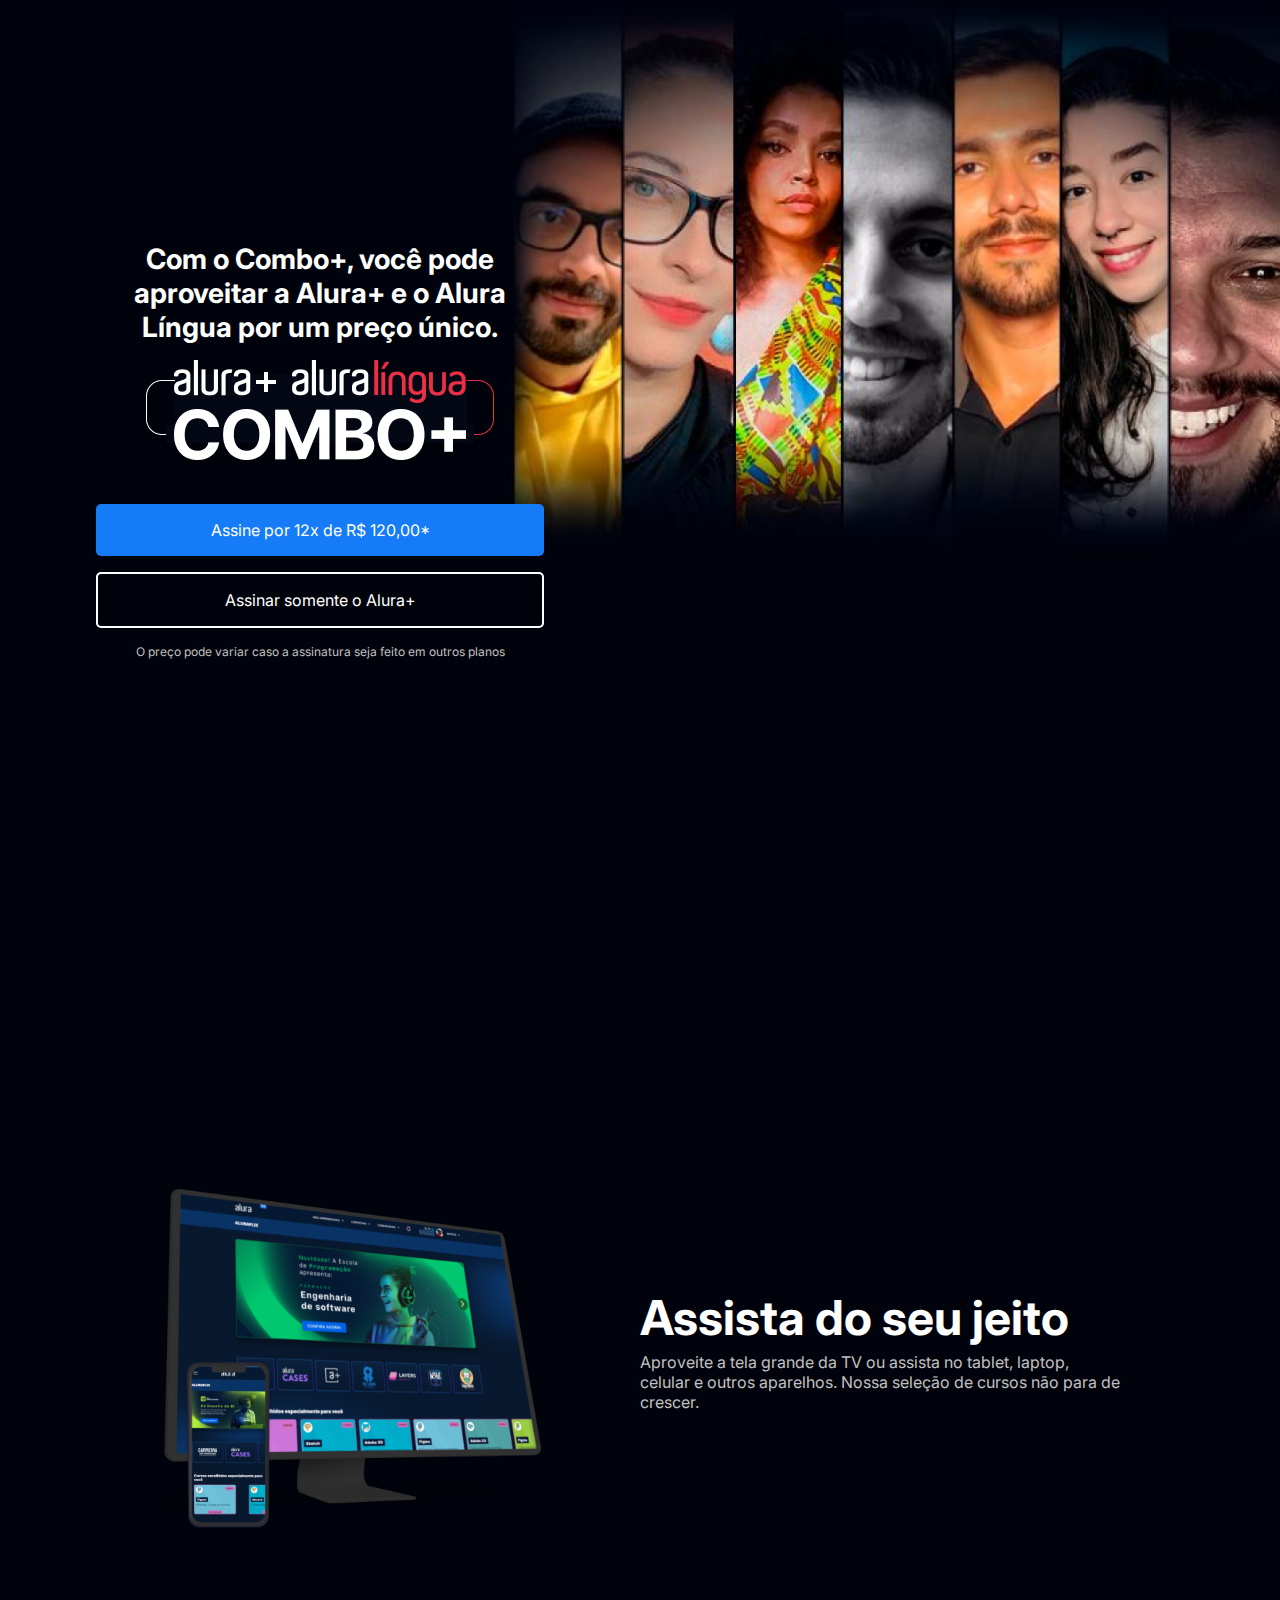
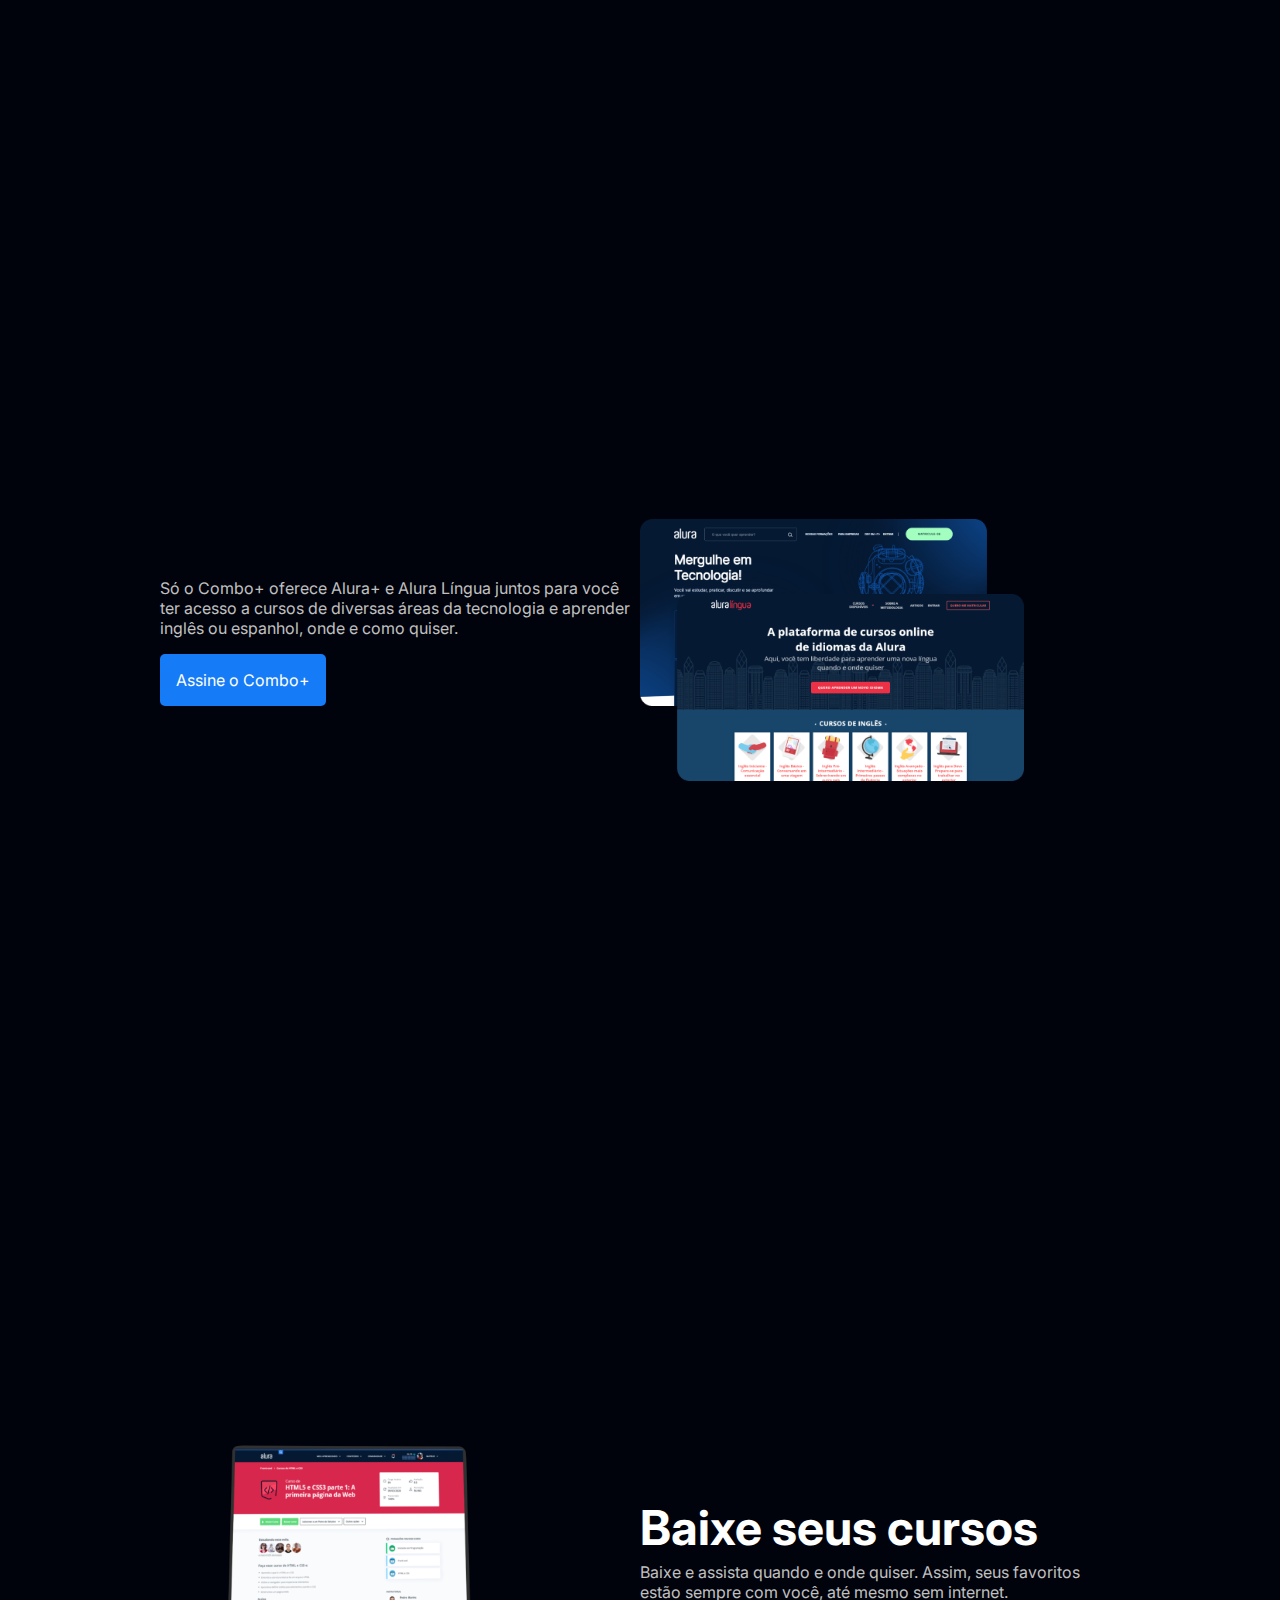
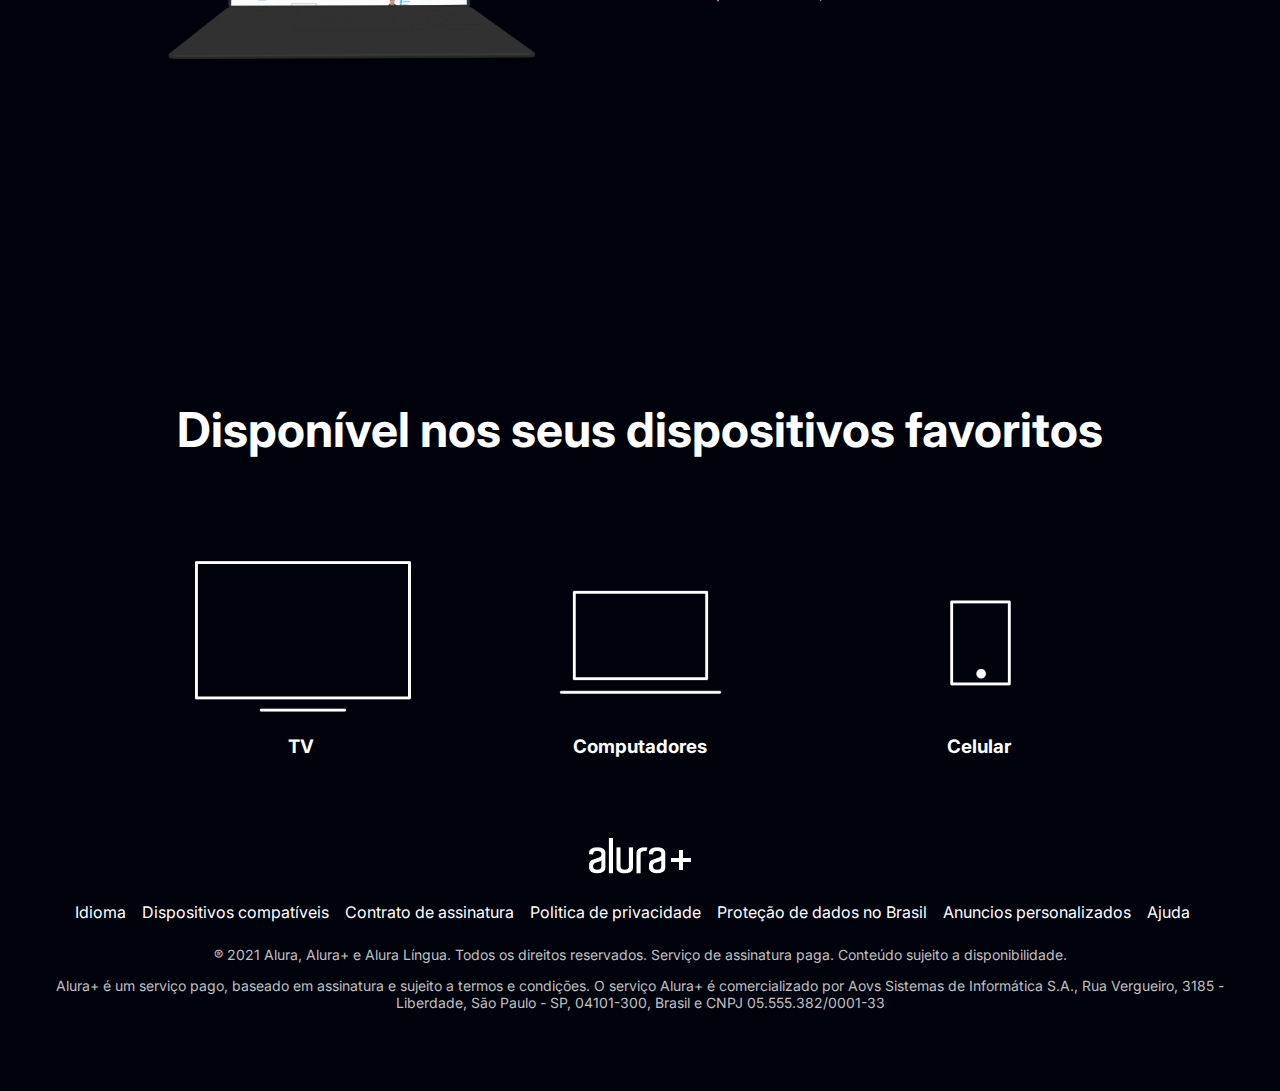
<file: AluraPlus/index.html>
<!DOCTYPE html>
<html>

<head>
    <title>Alura Plus</title>
    <meta charset="UTF-8">
    <meta name="viewport" content="width-device-width, initial-scale=1">
    <link rel="stylesheet" href="style.css">
    <link rel="preconnect" href="https://fonts.googleapis.com">
    <link rel="preconnect" href="https://fonts.gstatic.com" crossorigin>
    <link href="https://fonts.googleapis.com/css2?family=Inter:wght@400;700&family=Montserrat:wght@100&display=swap"
        rel="stylesheet">
</head>

<body>
    <section class="container principal">
        <div class="container__caixa">
            <h1 class="container__titulo">Com o Combo+, você pode aproveitar a Alura+ e o Alura Língua por um preço
                único.</h1>
            <img src="Combo.png" alt="O Combo+ é a junção do alura+ e o alura língua" class="container__imagem">
            <a href="https://cursos.alura.com.br/compra/pro/" class="container__botao">Assine por 12x de R$ 120,00*</a>
            <a href="https://cursos.alura.com.br/compra/plus/" class="container__botao botao_secundario">Assinar somente o Alura+</a>
            <p class="container__aviso">O preço pode variar caso a assinatura seja feito em outros planos</p>
        </div>
    </section>

    <section class="container secundario">
        <img src="Plataformas.png" Alt="Um monito e um celular com o Alura plus aberto" class="secundario__imagem">
        <div container__descricao>
            <h2 class="descricao__titulo">Assista do seu jeito</h2>
            <p class="descricao__texto">Aproveite a tela grande da TV ou assista no tablet, laptop, celular e outros
                aparelhos. Nossa seleção de cursos não para de crescer.</p>
        </div>
    </section>

    <section class="container secundario">
        <div class="conatiner__descricao">
            <p class="descricao__texto">Só o Combo+ oferece Alura+ e Alura Língua juntos para você ter acesso a
                cursos de diversas áreas da tecnologia e aprender inglês ou espanhol, onde e como quiser.</p>
            <a href="https://www.alura.com.br/planos-cursos-online" class="container__botao secundario__botao">Assine o Combo+</a>
        </div>
        <img src="Telas.png" Alt="Tela do alura plus e tela do alura língua" class="secundario__imagem">
    </section>

    <section class="container secundario">
        <img src="Notebook.png" Alt="Notebook aberto na página de um curso de HTML e CSS do Alura"
            class="secundario__imagem">
        <div class="container__descricao">
            <h2 class="descricao__titulo">Baixe seus cursos</h2>
            <p class="descricao__texto">Baixe e assista quando e onde quiser. Assim, seus favoritos estão sempre
                com você, até mesmo sem internet.</p>
        </div>
    </section>

    <section class="dispositivos">
        <h2 class="dispositivos__titulo">Disponível nos seus dispositivos favoritos</h2>
        <ul class="dispositivos__lista">
            <li>
                <img src="tv.png" Alt="icone de televisão">
                <h3 class="lista__item">TV</h3>
            </li>
            <li>
                <img src="computador.png" Alt="icone de computador">
                <h3 class="lista__item">Computadores</h3>
            </li>
            <li>
                <img src="celular.png" Alt="icone de celular">
                <h3 class="lista__item">Celular</h3>
            </li>
        </ul>
    </section>

    <footer class="rodape">
        <img src="Logo.png" Alt="Alura plus" class="rodape__logo">
        <ul class="rodape__lista">
            <li class="lista__link">
                <a href="#">Idioma</a>
            </li>
            <li class="lista__link">
                <a href="#">Dispositivos compatíveis</a>
            </li>
            <li class="lista__link">
                <a href="#">Contrato de assinatura</a>
            </li>
            <li class="lista__link">
                <a href="#">Politica de privacidade</a>
            </li>
            <li class="lista__link">
                <a href="#">Proteção de dados no Brasil</a>
            </li>
            <li class="lista__link">
                <a href="#">Anuncios personalizados</a>
            </li>
            <li class="lista__link">
                <a href="#">Ajuda</a>
            </li>
        </ul>
        <p class="rodape__texto">® 2021 Alura, Alura+ e Alura Língua. Todos os direitos reservados. 
            Serviço de assinatura paga. Conteúdo sujeito a disponibilidade.</p>
        <p class="rodape__texto">Alura+ é um serviço pago, baseado em assinatura e sujeito a termos e condições. 
            O serviço Alura+ é comercializado por Aovs Sistemas de Informática S.A., Rua Vergueiro, 3185 - Liberdade, 
            São Paulo - SP, 04101-300, Brasil e CNPJ 05.555.382/0001-33</p>

    </footer>

</body>

</html>
</file>
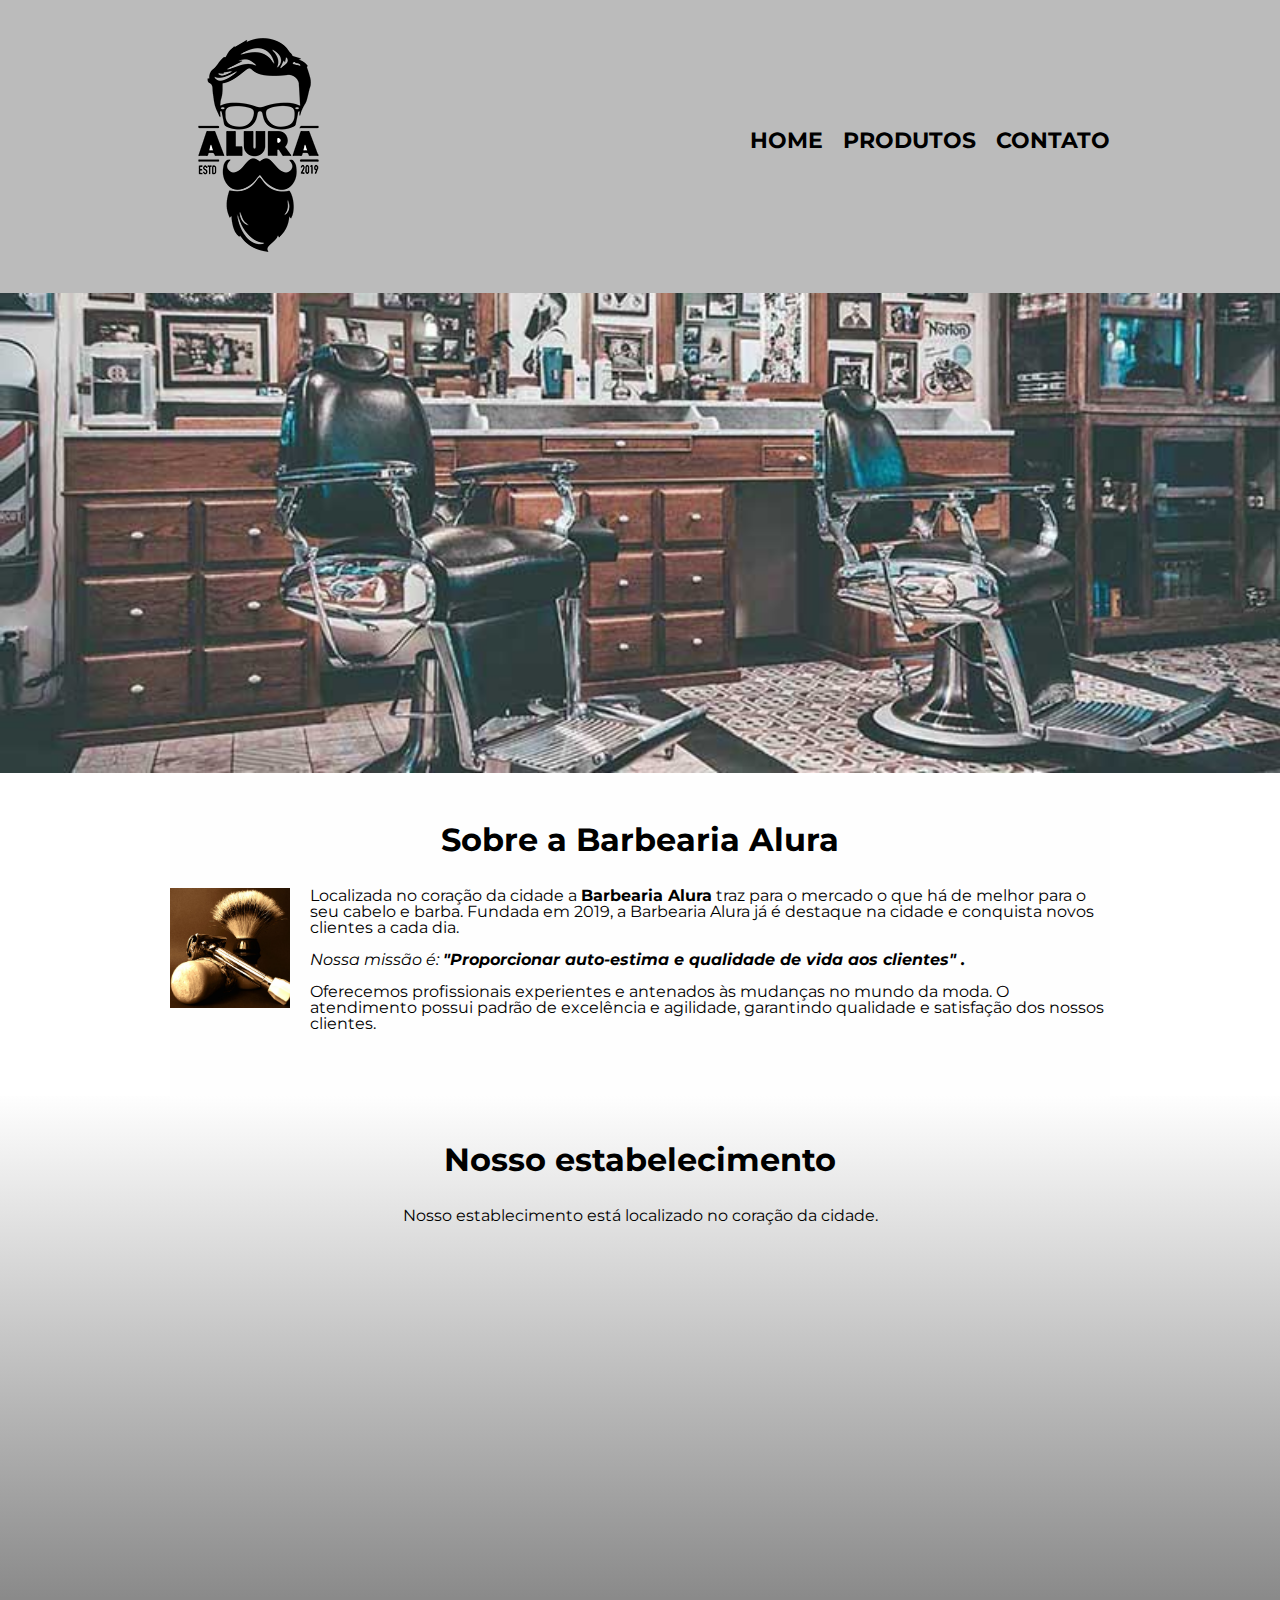
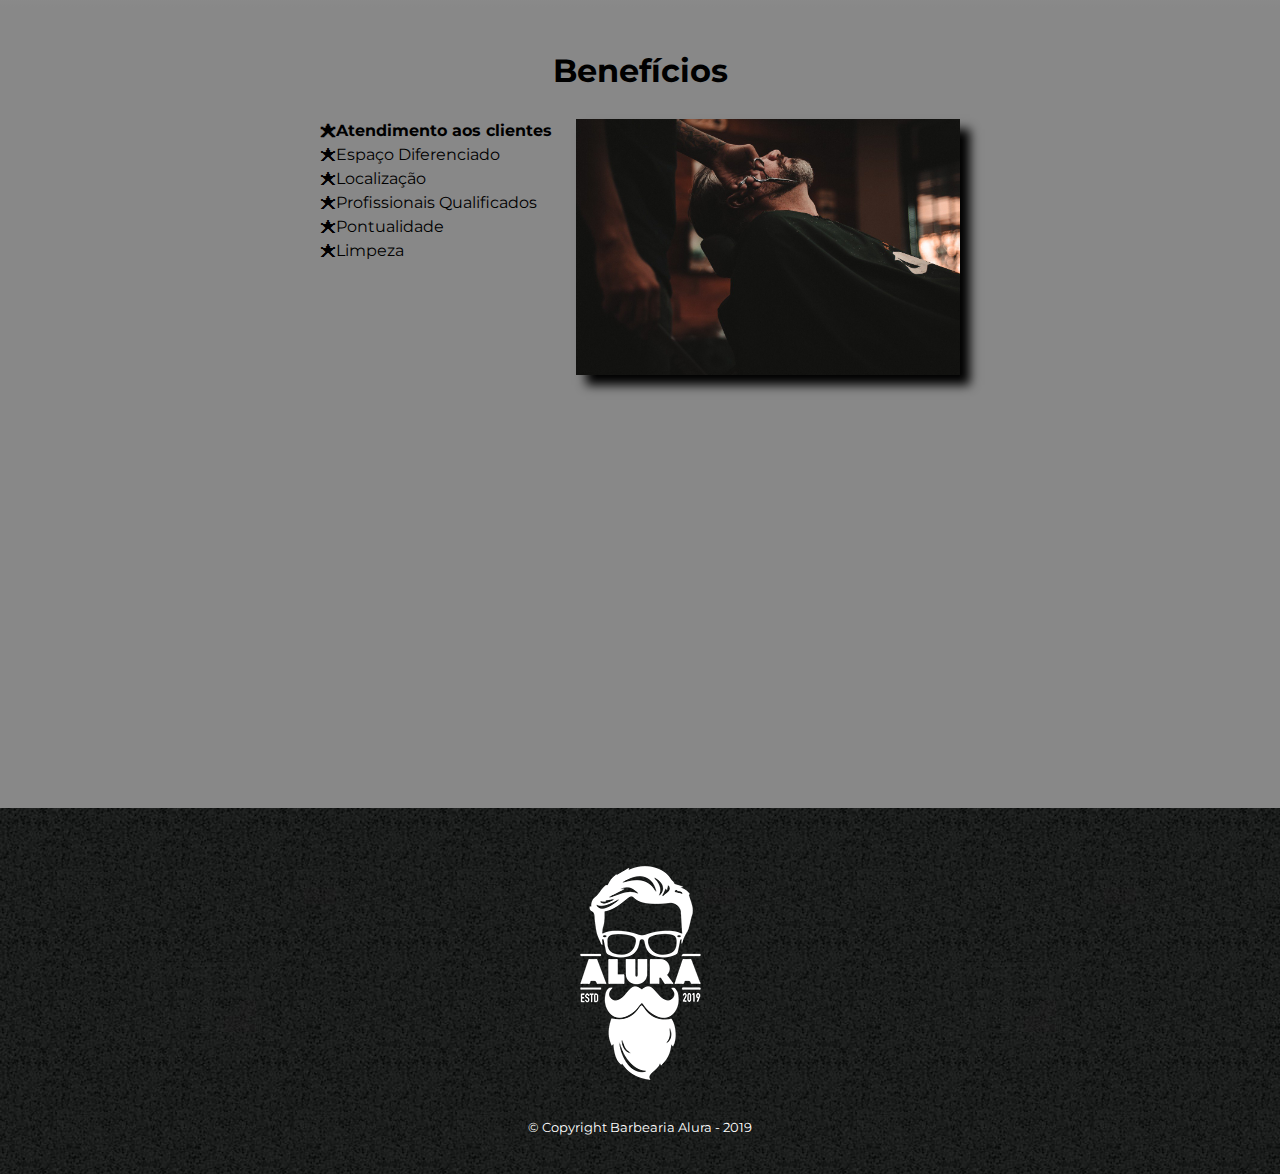
<file: Barbearia-Alura-Responsiva/index.html>
<!DOCTYPE html>
<html lang="pt-br">
    <head>
        <meta charset="UTF-8">
        <meta name="viewport" content="width=device-width">
        <title>Barbearia Alura</title>

        <link rel="stylesheet" href="reset.css">
        <link rel="stylesheet" href="style.css">
        <link href="https://fonts.googleapis.com/css?family=Montserrat&display=swap" rel="stylesheet">
    </head>
    
    <body>
        <header>
            <div class="caixa">
                <h1><img src="logo.png" alt="Logo da Barbearia Alura"></h1>
                <nav>
                    <ul>
                        <li><a href="index.html">home</a></li>
                        <li><a href="produtos.html">produtos</a></li>
                        <li><a href="contato.html">contato</a></li>
                    </ul>
                </nav>
            </div>
        </header>
        
        <img class="banner" src="banner.jpg">

        <main>
            <section class="principal">            
                
                <h2 class="titulo-principal" style="text-align: center">Sobre a Barbearia Alura</h2>

                <img src="utensilios.jpg" class="utensilios" alt="utensilios de um barbeiro.">

                <p>Localizada no coração da cidade a <strong>Barbearia Alura</strong> traz para o mercado o que há 
                    de melhor para o seu cabelo e barba. Fundada em 2019, a Barbearia Alura já é destaque na cidade 
                    e conquista novos clientes a cada dia.</p>

                <p id="missao"><em>Nossa missão é: <strong>"Proporcionar auto-estima e qualidade de vida aos clientes"
                    .</strong></em></p>

                <p>Oferecemos profissionais experientes e antenados às mudanças no mundo da moda. O atendimento possui 
                    padrão de excelência e agilidade, garantindo qualidade e satisfação dos nossos clientes.</p>
            </section>

            <section class="mapa">
                <h3 class="titulo-principal">Nosso estabelecimento</h3>
                <p>Nosso establecimento está localizado no coração da cidade.</p>
                <div class="mapa-conteudo">
                    <iframe src="https://www.google.com/maps/embed?pb=!1m18!1m12!1m3!1d3656.449977630682!2d-46.63490682529469!3d-23.588189862577103!2m3!1f0!2f0!3f0!3m2!1i1024!2i768!4f13.1!3m3!1m2!1s0x94ce5a2b2ed7f3a1%3A0xab35da2f5ca62674!2sAlura%20-%20Escola%20Online%20de%20Tecnologia!5e0!3m2!1spt-BR!2sbr!4v1682283652498!5m2!1spt-BR!2sbr" 
                    width="100%" height="300" style="border:0;" allowfullscreen="" loading="lazy" 
                    referrerpolicy="no-referrer-when-downgrade"></iframe>
                </div>
            </section>
            
            <section class="beneficios">
                <h3 class="titulo-principal">Benefícios</h3>
                
                <div class="conteudo-beneficios">
                    <ul class="lista-beneficios">
                        <li class="itens">Atendimento aos clientes</li>
                        <li class="itens">Espaço Diferenciado</li>
                        <li class="itens">Localização</li>
                        <li class="itens">Profissionais Qualificados</li>
                        <li class="itens">Pontualidade</li>
                        <li class="itens">Limpeza</li>
                    </ul><img src="beneficios.jpg" class="imagem-beneficios">
                </div>

                <div class="video">
                    <iframe width="100%" height="315" src="https://www.youtube.com/embed/wcVVXUV0YUY" frameborder="0" 
                    allow="accelerometer; autoplay; encrypted-media; gyroscope; picture-in-picture" allowfullscreen></iframe>
                </div>
            </section>
        </main>

        <footer>
            <img src="logo-branco.png" Alt="Logo da Barbearia Alura">
            <p class="copyright"> &copy; Copyright Barbearia Alura - 2019</p>
        </footer>
    </body>
</html>
</file>
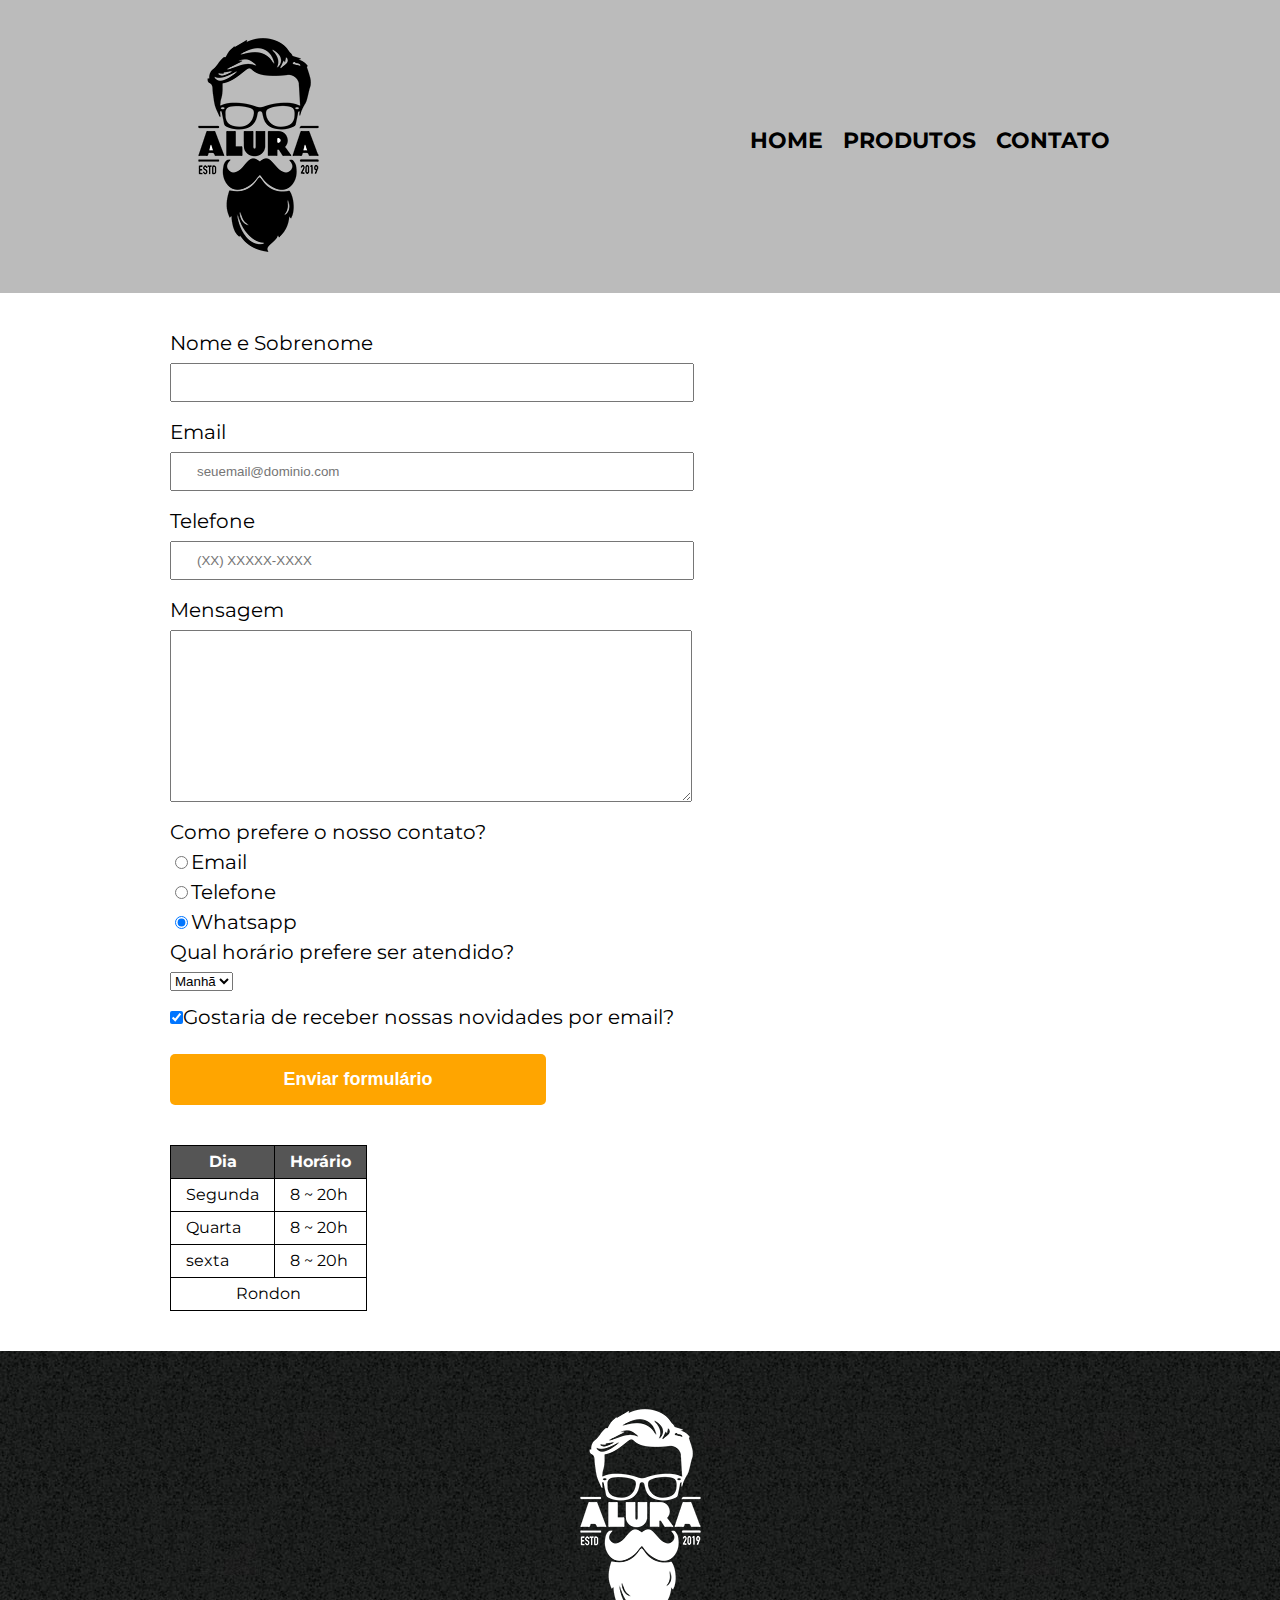
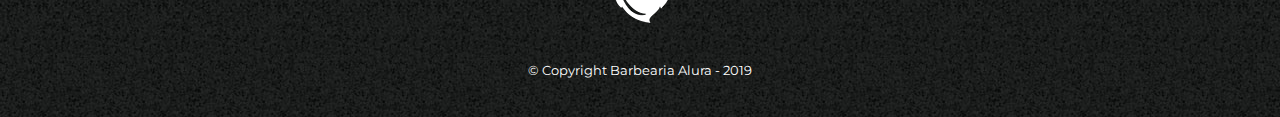
<file: Barbearia-Alura-Responsiva/contato.html>
<!DOCTYPE html>
<html>
    <head>
        <meta charset="UTF-8">
        <title>Contato - Barbearia Alura</title>
        <meta name="viewport" content="width=device-width">

        <link rel="stylesheet" href="reset.css">
        <link rel="stylesheet" href="style.css">
        <link href="https://fonts.googleapis.com/css?family=Montserrat&display=swap" rel="stylesheet">
        
    </head>

    <body>
       <header>
            <div class="caixa">
                <h1><img src="logo.png" alt="Logo da Barbearia Alura"></h1>
                <nav>
                    <ul>
                        <li><a href="index.html">home</a></li>
                        <li><a href="produtos.html">produtos</a></li>
                        <li><a href="contato.html">contato</a></li>
                    </ul>
                </nav>
            </div>
        </header>

        <main class="contato-alinhar">
            <form>
                <div class="input-padrao-alinhar">
                    <label for="nomeesobrenome" id="label-nomeesobrenome">Nome e Sobrenome</label>
                    <input type="text" id="nomeesobrenome" class="input-padrao" required>

                    <label for="email" id="label-email">Email</label>
                    <input type="email" id="email" class="input-padrao" required placeholder="seuemail@dominio.com">

                    <label for="telefone" id="label-telefone">Telefone</label>
                    <input type="tel" id="telefone" class="input-padrao" required placeholder="(XX) XXXXX-XXXX">

                    <label for="mensagem" id="label-mensagem">Mensagem</label>
                    <textarea id="mensagem" cols="30" rows="10" class="input-padrao" required></textarea>
                    </div>
                    
                    <div class="selecionar">
                        <fieldset>
                            <legend>Como prefere o nosso contato?</legend>
                            <label for=radio-email><input type="radio" name="contato" value="email" id="radio-email" >Email</label>
                            
                            <label for=radio-telefone><input type="radio" name= contato value="Telefone" id="radio-telefone" >Telefone</label>
                            
                            <label for=radio-whatsapp><input type="radio" name="contato" value="Whatsapp" id="radio-whatsapp" checked>Whatsapp</label>
                        </fieldset>

                        <fieldset>
                            <legend>Qual horário prefere ser atendido?</legend>
                            <select class="horário">
                                <option>Manhã</option>
                                <option>Tarde</option>
                                <option>Noite</option>
                            </select>
                        </fieldset>
                    
                        <label><input type="checkbox" class="checkbox" checked>Gostaria de receber nossas novidades por email?</label>
                    </div>

                <input type="submit" value="Enviar formulário" class="enviar">

            </form>
            
            <table id="table">
                <thead>
                    <tr>
                        <th>Dia</th>
                        <th>Horário</th>
                    </tr>
                </thead>
                <tbody>
                    <tr>
                        <td>Segunda</td>
                        <td>8 ~ 20h</td>
                    </tr>
                    <tr>
                        <td>Quarta</td>
                        <td>8 ~ 20h</td>
                    </tr>
                    <tr>
                        <td>sexta</td>
                        <td>8 ~ 20h</td>
                    </tr>
                    <tr>
                        <td colspan="2" id="rondon">Rondon</td> 
                    </tr>
                </tbody>
            </table>


        </main>

        <footer>
            <img src="logo-branco.png" Alt="Logo da Barbearia Alura">
            <p class="copyright"> &copy; Copyright Barbearia Alura - 2019</p>
        </footer>
    </body>
</html>
</file>
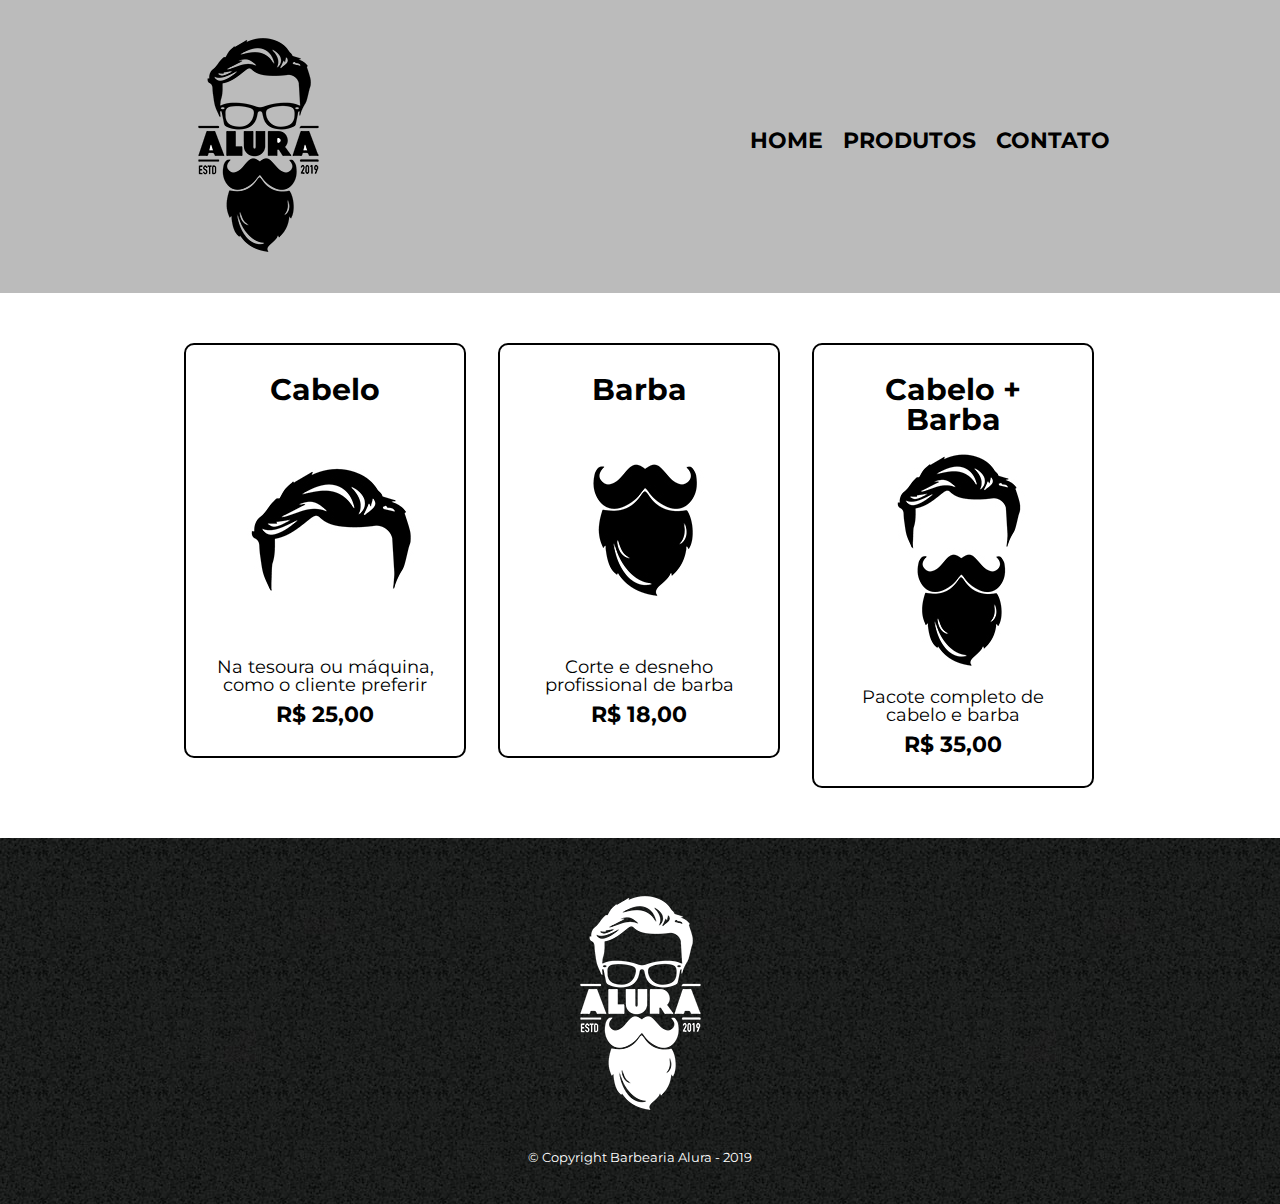
<file: Barbearia-Alura-Responsiva/produtos.html>
<!DOCTYPE html>
<html>
    <head>
        <meta charset="UTF-8">
        <title>Produtos - Barbearia Alura</title>
        <meta name="viewport" content="width=device-width">
        
        <link rel="stylesheet" href="reset.css">
        <link rel="stylesheet" href="style.css">
        <link href="https://fonts.googleapis.com/css?family=Montserrat&display=swap" rel="stylesheet">
        
    </head>

    <body>
       <header>
            <div class="caixa">
                <h1><img src="logo.png"></h1>
                <nav>
                    <ul>
                        <li><a href="index.html">home</a></li>
                        <li><a href="produtos.html">produtos</a></li>
                        <li><a href="contato.html">contato</a></li>
                    </ul>
                </nav>
            </div>
        </header>

        <main>
            <ul class="produtos">
                <li>
                    <h2 id="cabelo">Cabelo</h2>
                    <img src="cabelo.jpg">
                    <p class="produto-descrição">Na tesoura ou máquina, como o cliente preferir</p>
                    <p class="produto-preço">R$ 25,00</p>
                
                </li>
                <li>
                    <h2 id="barba">Barba</h2> 
                    <img src="barba.jpg">
                    <p class="produto-descrição">Corte e desneho profissional de barba</p>
                    <p class="produto-preço">R$ 18,00</p>
                
                </li>
                <li>
                    <h2 id="cabelobarba">Cabelo + Barba</h2>
                    <img src="cabelo+barba.jpg">
                    <p class="produto-descrição">Pacote completo de cabelo e barba</p>
                    <p class="produto-preço">R$ 35,00</p>
                
                </li>
            </ul>
        </main>

        <footer>
            <img src="logo-branco.png">
            <p class="copyright"> &copy; Copyright Barbearia Alura - 2019</p>
        </footer>
    </body>
</html>
</file>
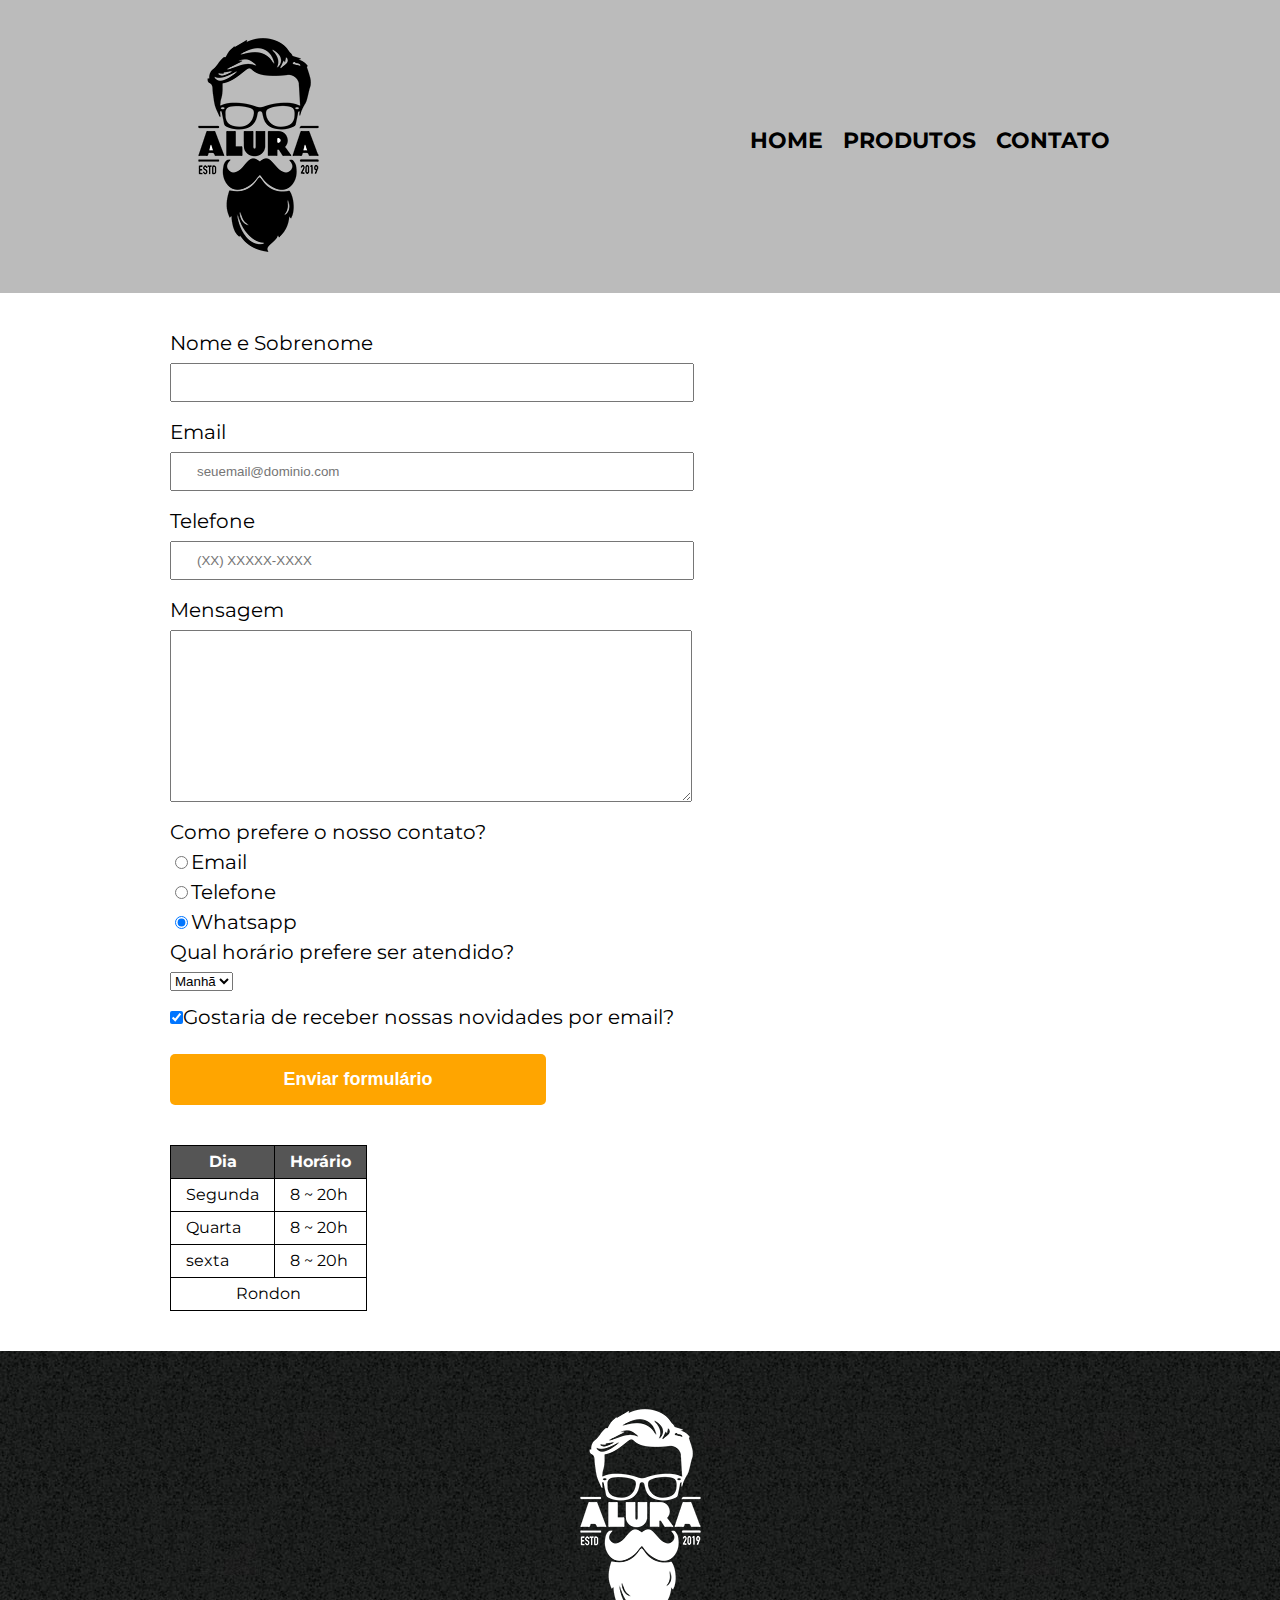
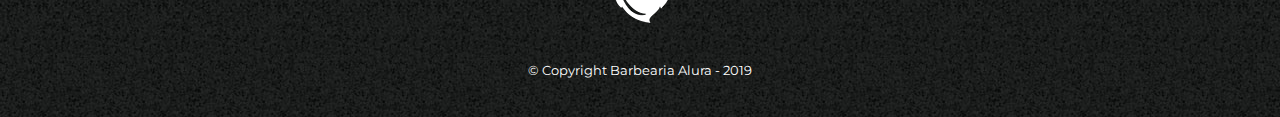
<file: Barbearia-Alura/contato.html>
<!DOCTYPE html>
<html>
    <head>
        <meta charset="UTF-8">
        <title>Contato - Barbearia Alura</title>
        <link rel="stylesheet" href="reset.css">
        <link rel="stylesheet" href="style.css">
        <link href="https://fonts.googleapis.com/css?family=Montserrat&display=swap" rel="stylesheet">
        
    </head>

    <bory>
       <header>
            <div class="caixa">
                <h1><img src="logo.png" alt="Logo da Barbearia Alura"></h1>
                <nav>
                    <ul>
                        <li><a href="index.html">home</a></li>
                        <li><a href="produtos.html">produtos</a></li>
                        <li><a href="contato.html">contato</a></li>
                    </ul>
                </nav>
            </div>
        </header>

        <main class="contato-alinhar">
            <form>
                <label for="nomeesobrenome">Nome e Sobrenome</label>
                <input type="text" id="nomeesobrenome" class="input-padrao" required>

                <label for="email">Email</label>
                <input type="email" id="email" class="input-padrao" required placeholder="seuemail@dominio.com">

                <label for="telefone">Telefone</label>
                <input type="tel" id="telefone" class="input-padrao" required placeholder="(XX) XXXXX-XXXX">

                <label for="mensagem">Mensagem</label>
                <textarea id="mensagem" cols="30" rows="10" class="input-padrao" required></textarea>

                <fieldset>
                    <legend>Como prefere o nosso contato?</legend>
                    <label for=radio-email><input type="radio" name="contato" value="email" id="radio-email" >Email</label>
                    
                    <label for=radio-telefone><input type="radio" name= contato value="Telefone" id="radio-telefone" >Telefone</label>
                    
                    <label for=radio-whatsapp><input type="radio" name="contato" value="Whatsapp" id="radio-whatsapp" checked>Whatsapp</label>
                </fieldset>

                <fieldset>
                    <legend>Qual horário prefere ser atendido?</legend>
                    <select>
                        <option>Manhã</option>
                        <option>Tarde</option>
                        <option>Noite</option>
                    </select>
                </fieldset>
                
                <label><input type="checkbox" class="checkbox" checked>Gostaria de receber nossas novidades por email?</label>


                <input type="submit" value="Enviar formulário" class="enviar">

            </form>
            
            <table>
                <thead>
                    <tr>
                        <th>Dia</th>
                        <th>Horário</th>
                    </tr>
                </thead>
                <tbody>
                    <tr>
                        <td>Segunda</td>
                        <td>8 ~ 20h</td>
                    </tr>
                    <tr>
                        <td>Quarta</td>
                        <td>8 ~ 20h</td>
                    </tr>
                    <tr>
                        <td>sexta</td>
                        <td>8 ~ 20h</td>
                    </tr>
                    <tr>
                        <td colspan="2" id="rondon">Rondon</td> 
                    </tr>
                </tbody>
            </table>


        </main>

        <footer>
            <img src="logo-branco.png" Alt="Logo da Barbearia Alura">
            <p class="copyright"> &copy; Copyright Barbearia Alura - 2019</p>
        </footer>
    </bory>
</html>
</file>
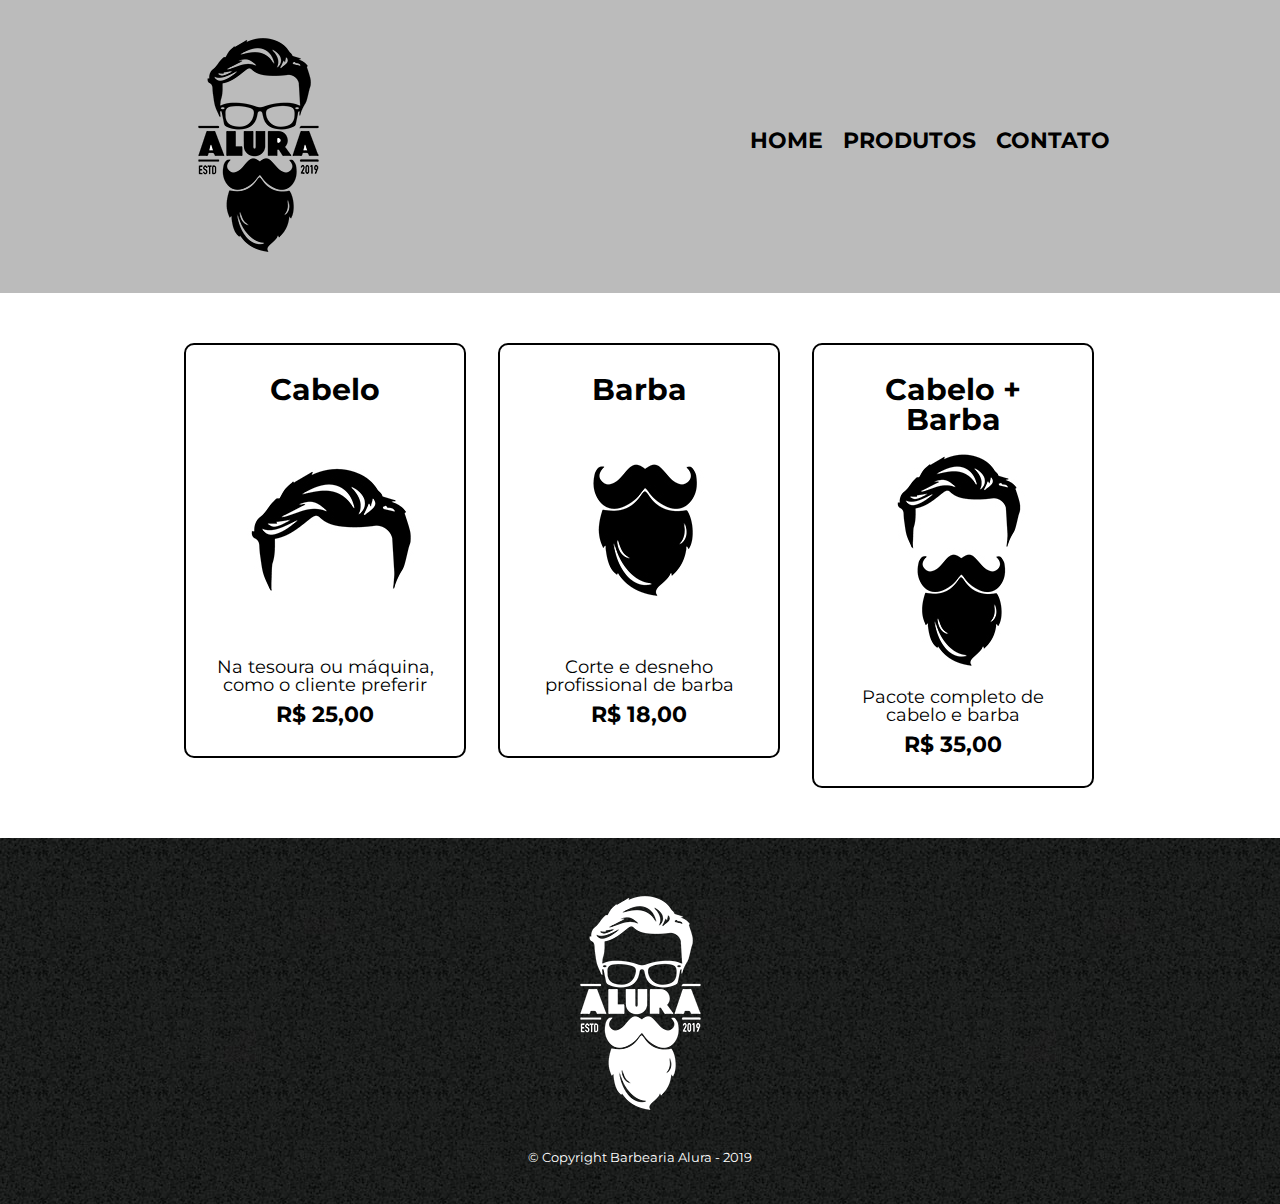
<file: Barbearia-Alura/produtos.html>
<!DOCTYPE html>
<html>
    <head>
        <meta charset="UTF-8">
        <title>Produtos - Barbearia Alura</title>
        <link rel="stylesheet" href="reset.css">
        <link rel="stylesheet" href="style.css">
        <link href="https://fonts.googleapis.com/css?family=Montserrat&display=swap" rel="stylesheet">
        
    </head>

    <bory>
       <header>
            <div class="caixa">
                <h1><img src="logo.png"></h1>
                <nav>
                    <ul>
                        <li><a href="index.html">home</a></li>
                        <li><a href="produtos.html">produtos</a></li>
                        <li><a href="contato.html">contato</a></li>
                    </ul>
                </nav>
            </div>
        </header>

        <main>
            <ul class="produtos">
                <li>
                    <h2>Cabelo</h2>
                    <img src="cabelo.jpg">
                    <p class="produto-descrição">Na tesoura ou máquina, como o cliente preferir</p>
                    <p class="produto-preço">R$ 25,00</p>
                
                </li>
                <li>
                    <h2>Barba</h2> 
                    <img src="barba.jpg">
                    <p class="produto-descrição">Corte e desneho profissional de barba</p>
                    <p class="produto-preço">R$ 18,00</p>
                
                </li>
                <li>
                    <h2>Cabelo + Barba</h2>
                    <img src="cabelo+barba.jpg">
                    <p class="produto-descrição">Pacote completo de cabelo e barba</p>
                    <p class="produto-preço">R$ 35,00</p>
                
                </li>
            </ul>
        </main>

        <footer>
            <img src="logo-branco.png">
            <p class="copyright"> &copy; Copyright Barbearia Alura - 2019</p>
        </footer>
    </bory>
</html>
</file>
<file: AluraPlus/style.css>
:root {
    --branco-principal: #FFFFFF;
    --cinza-secundario: #C0C0C0;
    --botao-azul: #167BF7;
    --cor-de-fundo: #00030C;
    --fonte-principar: 'Inter';
    --botao-azul-efeito: #3c92fa;
}
* {
    margin: 0;
    padding: 0;
}

body {
    background-color: var(--cor-de-fundo);
    color: var(--branco-principal);
    font-family: var(--fonte-principar);
    font-size: 16px;
    font-weight: 400;
}

.principal {
    background-image: url(Background.png);
    background-repeat: no-repeat;
    background-size: contain;
    align-items: center;
    text-align: center;
}

.container {
    height: 100vh;
    display: grid;
    grid-template-columns: 50% 50%;
}

.container__botao {
    background-color: var(--botao-azul);
    border-radius: 5px;
    padding: 1em;
    color: var(--branco-principal);
    display: block;
    text-decoration: none;
    margin-bottom: 1em; /*margem inferior*/
}

.botao_secundario {
    background-color: transparent;
    border: 2px solid var(--branco-principal);
}

.container__aviso {
    font-size: 12px;
    color: var(--cinza-secundario)
}

.container__titulo {
    font-size: 28px;
    font-weight: 700;
}

.container__imagem {
    margin: 1em 0 2em 0; /*Cima direita baixo esquerda*/
}

.container__caixa {
    margin: 0 6em; /*cima/baixo esquerda/direita*/
}

.secundario__imagem {
    width: 80%
}

.secundario {
    align-items: center;
    margin: 0 10em;
} 

.descricao__titulo {
    font-weight: 700;
    font-size: 48px;
    color: var(--branco-principal);
    margin-bottom: 0.1em;
}

.descricao__texto {
    color: var(--cinza-secundario)
}

.secundario__botao {
    display: inline-block;
    margin-top: 1em
}

.container__decricao {
    padding: 2em;
}

.dispositivos__lista {
    display: flex;
    justify-content: center;
    list-style-type: none;
    margin: 5em 0
}

.dispositivos {
    text-align: center;
}

.dispositivos__titulo {
    font-size: 48px;
    color: var(--branco-principal)
}

.itens__lista {
    font-size: 32px;
    color: var(--branco-principal)
}

/* Feito por mim */
 .rodape {
    text-align: center;
    margin: 5em 3em;
}

.rodape__logo {
    text-align: center;
    align-items: center;
    
}

.rodape__lista {
    display: flex;
    justify-content: center;
    list-style-type: none;
    margin-top: 1.5em;
    margin-bottom: 1.5em;
}

.lista__link a {
    margin-right: 1em;
    font-size: 16px;
    color: var(--branco-principal);
    text-decoration: none;
}

.rodape__texto {
    text-align: center;
    font-size: 14px;
    margin-top: 1em;
    color: var(--cinza-secundario)
}

/*.rodape__lista {
    display: flex;
    justify-content: center;
    list-style-type: none;
    margin-top: 1em;
}

.lista__link a{
    text-decoration: none;
    color: var(--branco-principal);
    margin-left: 1em;
}

.rodape__texto {
    margin: 1em 0;
    color: var(--cinza-secundario);
    font-size: 14px;
}

.rodape {
    text-align: center;
    margin: 5em 3em;
}*/

.lista__link a:hover {
    color: var(--botao-azul)
}

.lista__link a:active {
    color: purple
}

.container__botao:hover {
    background-color: var(--botao-azul-efeito);
    color: var(--cor-de-fundo)
}
</file>
<file: Barbearia-Alura-Responsiva/style.css>
body {
    font-family: 'Montserrat', sans-serif;
}

header {
    background: #BBBBBB;
    padding: 20px 0;
}

.caixa {
    position: relative;
    width: 940px;
    margin: 0 auto;
    font-weight: bold;
}

nav {
    position: absolute;
    top: 110px;
    right: 0px;
}

nav li {
    display: inline;
    margin: 0 0 0 15px; 
}

nav a {
    text-transform: uppercase;
    color: #000000;
    text-decoration: none;
    font-weight: bold;
    font-size: 22px;
}

nav a:hover {
    color: #c78c19;
    text-decoration: underline;
}

footer {
    text-align: center;
    background: url(bg.jpg);
    padding: 40px 0;
}

.copyright {
    color: #FFFFFF;
    font-size: 13px; 
    margin: 20px 0 0; 
}

/* CSS do Produtos */

.produtos {
    width: 940px;
    margin: 0 auto;
    padding: 50px 0;
}

.produtos li {
    display: inline-block;
    text-align: center;
    width: 30%;
    vertical-align: top;
    margin: 0 1.5%;
    padding: 30px 20px;
    box-sizing: border-box;
    border-width: 2px;
    border-style: solid;
    border-color: #000000;
    border-radius: 10px;
    
}

.produtos li:hover {
    border-color:#c78c19
}

.produtos li:active {
    border-color: #088c19 
}

.produtos li:hover h2 {
    font-size: 34px
}

.produtos h2 {
    font-size: 30px;
    font-weight: bold;
}

.produto-descrição {
    font-size: 18px
}

.produto-preço {
    font-size: 22px;
    font-weight: bold;
    margin: 10px 0 0;
}

/* CSS do Contato */

.contato-alinhar {
    /*margin: 0 0 0 15%;*/
    width: 940px;
    margin: 0 auto;
}

form {
    margin: 40px 0
}

form label, form legend {
    display: block;
    font-size: 20px;
    margin: 0 0 10px;
    
}

.input-padrao {
    display: block;
    margin: 0 0 20px;
    padding: 10px 25px;
    width: 50%;
}

.checkbox {
    margin: 20px 0;
}

.enviar {
    width: 40%;
    padding: 15px 0;
    background: orange;
    color: white;
    font-weight: bold;
    font-size:18px;
    border: none;
    border-radius: 5px;
    transition: 1s all;
    cursor: pointer;
}

.enviar:hover {
    background: darkorange;
    transform: scale(1.2);
}

table {
    margin: 20px 0  40px;
}

thead {
    background: #555555;
    color: white;
    font-weight: bold;
}

th, td {
    border: 1px solid #000000;
    padding: 8px 15px 
}

#rondon {
    text-align: center
}

/* css da página inicial*/
.banner {
    width: 100%;
}

.titulo-principal {
    text-align: center;
    font-size: 2em;
    margin: 0 0 1em; /*cima largura baixo*/
    clear: left;
    font-weight: bold;
}

.principal {
    padding: 3em 0;
    background: #FEFEFE;
    width: 940px;
    margin: 0 auto;
}

.principal p {
    margin: 0 0 1em;
}

.principal strong {
    font-weight: bold;
}

.principal em {
    font-style: italic;
}

.utensilios {
    width: 120px;
    float: left;
    margin: 0 20px 20px 0; /*cima direita baixo esquerda*/
}

.mapa {
    padding: 3em 0; /*altura largura*/
    background: linear-gradient(#FEFEFE, #888888);
}

.mapa-conteudo {
    width: 940px;
    margin: 0 auto;
}


.mapa p {
    margin: 0 0 2em;
    text-align: center;
}

.beneficios {
    padding: 3em 0;
    background: #888888;
}

.conteudo-beneficios{
    width: 640px;
    margin: 0 auto; /*altura largura*/
}

.lista-beneficios {
    width: 40%;
    display: inline-block;
    vertical-align: top;
}

.itens {
    line-height: 1.5;
}

.itens:first-child {
    font-weight: bold; 
}

.itens:before {
    content: "🟊";
}

.imagem-beneficios {
    width: 60%;
    opacity: 1;
    transition: 400ms;
    box-shadow: 10px 10px 10px #000000; /*Eixo X, Eixo Y, blur, cor*/
}

.imagem-beneficios:hover {
    opacity: 0.3;
}

.video {
    width: 560px;
    margin: 2em auto; /*altura largura*/
}

/* Página Inicial - RESPONSIVO*/
@media screen and (max-width: 480px) {
    .caixa, .principal, .conteudo-beneficios, .mapa-conteudo, .video {
        width: auto;
    }

    h1 {
        text-align: center;       
    }

    nav {
        position: static;
    }

    .lista-beneficios, .imagem-beneficios {
        width: 100%;
    }
}

/* Produtos - RESPONSIVO */
@media screen and (max-width: 480px) {
    .caixa {
        width: auto; 
    }

    .produtos {
        width: auto;
        padding: 15px 0;
    }

    .produtos li {
        display: block;
        width: auto;
        margin: 0 2% 0 2%;
        padding: 30px 20px;
    }
}

/* Contato - RESPONSIVO */
@media screen and (max-width:480px) {
    .caixa {
        width: auto;
    }
    .contato-alinhar {
        width: auto;
        /*text-align: center;*/
    }

    .input-padrao {
        width: 80%;
        display: inline-block;
        margin: 0 0 20px;
        border: 0.5px solid #696969;        
    }

    #label-nomeesobrenome, #label-email, #label-telefone, #label-mensagem {
        text-align: left;
        margin: 0 0 10px 3%;
    }

    .input-padrao-alinhar {
        text-align: center;
    }

    .selecionar {
        margin: 0 0 0 4%;
    }

    .horário {
        font-size: 110%;
        padding: 0.4em 3em;
        border: 0.5px solid #696969;
    }

    .enviar {
        margin: 10px 0 10px 25%;
        width: 50%
    }

    #table {
        width: 80%;
        margin: 20px auto 40px;   
           
    }
}
</file>
<file: Barbearia-Alura/style.css>
body {
    font-family: 'Montserrat', sans-serif;
}

header {
    background: #BBBBBB;
    padding: 20px 0;
}

.caixa {
    position: relative;
    width: 940px;
    margin: 0 auto;
    font-weight: bold;
}

nav {
    position: absolute;
    top: 110px;
    right: 0px;
}

nav li {
    display: inline;
    margin: 0 0 0 15px; 
}

nav a {
    text-transform: uppercase;
    color: #000000;
    text-decoration: none;
    font-weight: bold;
    font-size: 22px;
}

nav a:hover {
    color: #c78c19;
    text-decoration: underline;
}

footer {
    text-align: center;
    background: url(bg.jpg);
    padding: 40px 0;
}

.copyright {
    color: #FFFFFF;
    font-size: 13px; 
    margin: 20px 0 0; 
}

/* CSS do Produtos */

.produtos {
    width: 940px;
    margin: 0 auto;
    padding: 50px 0;
}

.produtos li {
    display: inline-block;
    text-align: center;
    width: 30%;
    vertical-align: top;
    margin: 0 1.5%;
    padding: 30px 20px;
    box-sizing: border-box;
    border-width: 2px;
    border-style: solid;
    border-color: #000000;
    border-radius: 10px;
    
}

.produtos li:hover {
    border-color:#c78c19
}

.produtos li:active {
    border-color: #088c19 
}

.produtos li:hover h2 {
    font-size: 34px
}

.produtos h2 {
    font-size: 30px;
    font-weight: bold;
}

.produto-descrição {
    font-size: 18px
}

.produto-preço {
    font-size: 22px;
    font-weight: bold;
    margin: 10px 0 0;
}

/* CSS do Contato */

.contato-alinhar {
    /*margin: 0 0 0 15%;*/
    width: 940px;
    margin: 0 auto;
}

form {
    margin: 40px 0
}

form label, form legend {
    display: block;
    font-size: 20px;
    margin: 0 0 10px;
    
}

.input-padrao {
    display: block;
    margin: 0 0 20px;
    padding: 10px 25px;
    width: 50%;
}

.checkbox {
    margin: 20px 0;
}

.enviar {
    width: 40%;
    padding: 15px 0;
    background: orange;
    color: white;
    font-weight: bold;
    font-size:18px;
    border: none;
    border-radius: 5px;
    transition: 1s all;
    cursor: pointer;
}

.enviar:hover {
    background: darkorange;
    transform: scale(1.2) rotate(360deg);
}

table {
    margin: 20px 0  40px;
}

thead {
    background: #555555;
    color: white;
    font-weight: bold;
}

th, td {
    border: 1px solid #000000;
    padding: 8px 15px 
}

#rondon {
    text-align: center
}

/* css da página inicial*/
.banner {
    width: 100%;
}

.titulo-principal {
    text-align: center;
    font-size: 2em;
    margin: 0 0 1em; /*cima largura baixo*/
    clear: left;
    font-weight: bold;
}

.principal {
    padding: 3em 0;
    background: #FEFEFE;
    width: 940px;
    margin: 0 auto;
}

.principal p {
    margin: 0 0 1em;
}

.principal strong {
    font-weight: bold;
}

.principal em {
    font-style: italic;
}

.utensilios {
    width: 120px;
    float: left;
    margin: 0 20px 20px 0; /*cima direita baixo esquerda*/
}

.mapa {
    padding: 3em 0; /*altura largura*/
    background: linear-gradient(#FEFEFE, #888888);
}

.mapa-conteudo {
    width: 940px;
    margin: 0 auto;
}


.mapa p {
    margin: 0 0 2em;
    text-align: center;
}

.beneficios {
    padding: 3em 0;
    background: #888888;
}

.conteudo-beneficios{
    width: 640px;
    margin: 0 auto; /*altura largura*/
}

.lista-beneficios {
    width: 40%;
    display: inline-block;
    vertical-align: top;
}

.itens {
    line-height: 1.5;
}

.itens:first-child {
    font-weight: bold; 
}

.itens:before {
    content: "🟊";
}

.imagem-beneficios {
    width: 60%;
    opacity: 1;
    transition: 400ms;
    box-shadow: 10px 10px 10px #000000; /*Eixo X, Eixo Y, blur, cor*/
}

.imagem-beneficios:hover {
    opacity: 0.3;
}

.video {
    width: 560px;
    margin: 2em auto; /*altura largura*/
}

@media screen and (max-width: 480px) {
    .caixa, .principal, .conteudo-beneficios, .mapa-conteudo, .video {
        width: auto;
    }

    h1 {
        text-align: center;       
    }

    nav {
        position: static;
    }

    .lista-beneficios, .imagem-beneficios {
        width: 100%;
    }
}
</file>
